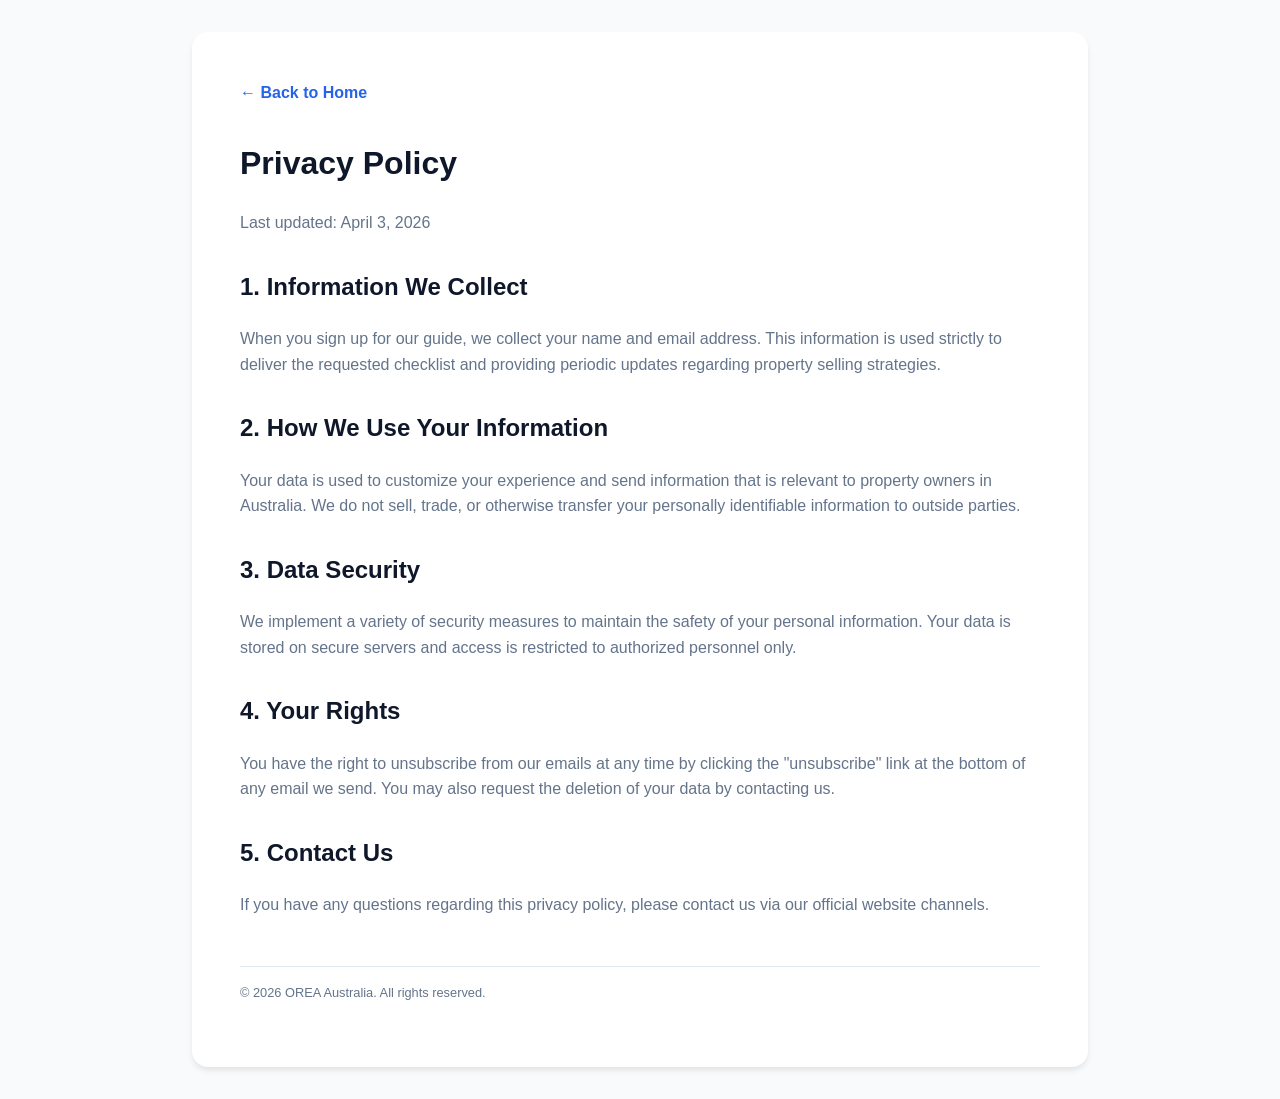
<file: privacy.html>
<!DOCTYPE html>
<html lang="en-AU">
<head>
    <meta charset="UTF-8">
    <meta name="viewport" content="width=device-width, initial-scale=1.0">
    <title>Privacy Policy | OREA Australia</title>
    <style>
        :root {
            --primary: #0f172a;
            --secondary: #64748b;
            --bg-gray: #f8fafc;
            --white: #ffffff;
        }
        body {
            font-family: 'Inter', -apple-system, sans-serif;
            line-height: 1.6;
            color: var(--primary);
            background: var(--bg-gray);
            margin: 0;
            padding: 2rem;
        }
        .container {
            max-width: 800px;
            margin: 0 auto;
            background: var(--white);
            padding: 3rem;
            border-radius: 1rem;
            box-shadow: 0 4px 6px -1px rgba(0, 0, 0, 0.1);
        }
        h1 { margin-top: 0; }
        h2 { margin-top: 2rem; color: var(--primary); }
        p { color: var(--secondary); margin-bottom: 1rem; }
        .back-link {
            display: inline-block;
            margin-bottom: 2rem;
            color: #2563eb;
            text-decoration: none;
            font-weight: 600;
        }
    </style>
</head>
<body>
    <div class="container">
        <a href="index.html" class="back-link">← Back to Home</a>
        <h1>Privacy Policy</h1>
        <p>Last updated: April 3, 2026</p>

        <h2>1. Information We Collect</h2>
        <p>When you sign up for our guide, we collect your name and email address. This information is used strictly to deliver the requested checklist and providing periodic updates regarding property selling strategies.</p>

        <h2>2. How We Use Your Information</h2>
        <p>Your data is used to customize your experience and send information that is relevant to property owners in Australia. We do not sell, trade, or otherwise transfer your personally identifiable information to outside parties.</p>

        <h2>3. Data Security</h2>
        <p>We implement a variety of security measures to maintain the safety of your personal information. Your data is stored on secure servers and access is restricted to authorized personnel only.</p>

        <h2>4. Your Rights</h2>
        <p>You have the right to unsubscribe from our emails at any time by clicking the "unsubscribe" link at the bottom of any email we send. You may also request the deletion of your data by contacting us.</p>

        <h2>5. Contact Us</h2>
        <p>If you have any questions regarding this privacy policy, please contact us via our official website channels.</p>
        
        <p style="margin-top: 3rem; font-size: 0.8rem; border-top: 1px solid #e2e8f0; padding-top: 1rem;">© 2026 OREA Australia. All rights reserved.</p>
    </div>
</body>
</html>
</file>
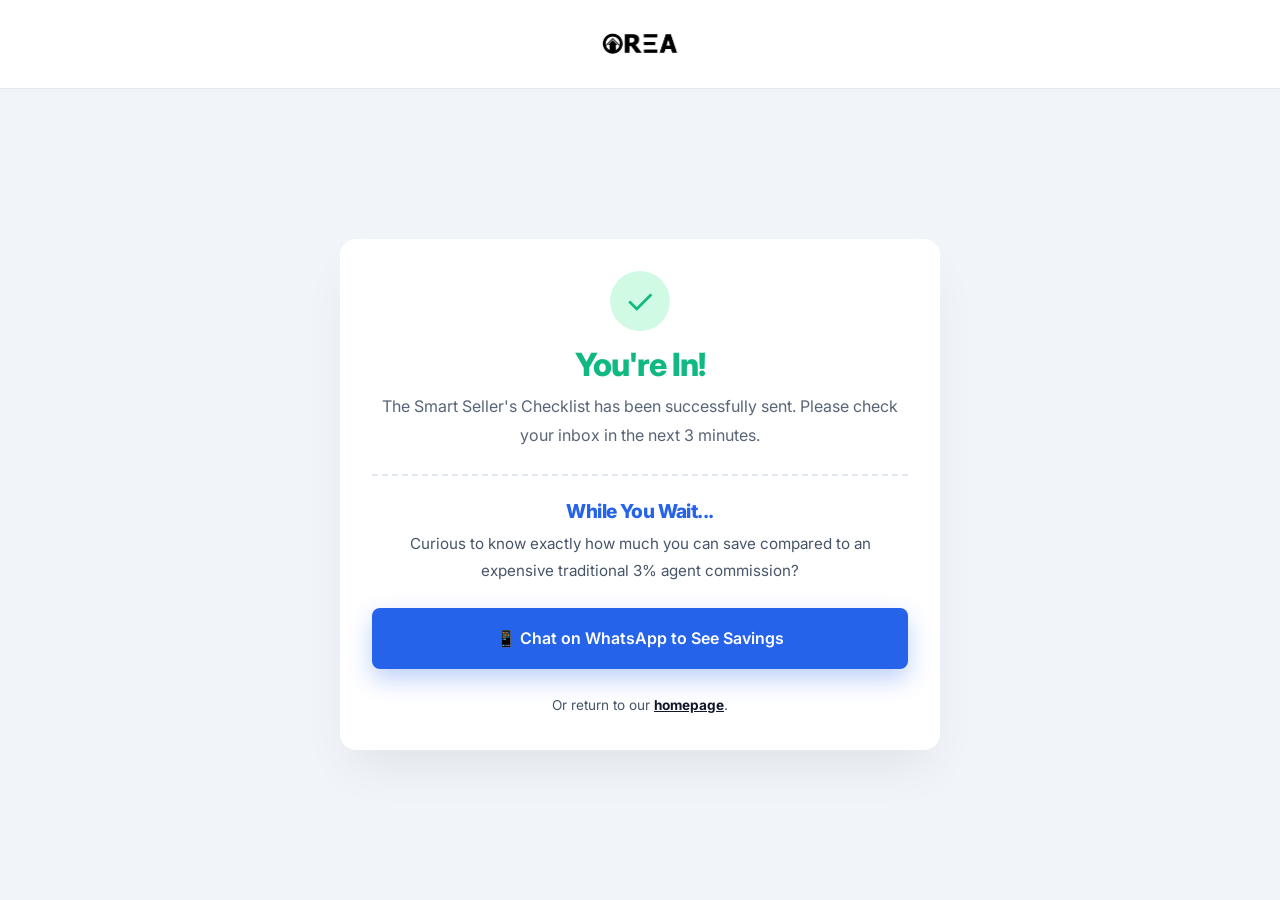
<file: thank-you.html>
<!DOCTYPE html>
<html lang="en">
<head>
    <meta charset="UTF-8">
    <meta name="viewport" content="width=device-width, initial-scale=1.0">
    <title>Thank You | OREA</title>
    <!-- Basic Meta Pixel to track Thank You page Views -->
    <script>
      !function(f,b,e,v,n,t,s)
      {if(f.fbq)return;n=f.fbq=function(){n.callMethod?
      n.callMethod.apply(n,arguments):n.queue.push(arguments)};
      if(!f._fbq)f._fbq=n;n.push=n;n.loaded=!0;n.version='2.0';
      n.queue=[];t=b.createElement(e);t.async=!0;
      t.src=v;s=b.getElementsByTagName(e)[0];
      s.parentNode.insertBefore(t,s)}(window, document,'script',
      'https://connect.facebook.net/en_US/fbevents.js');
      // fbq('init', 'YOUR_PIXEL_ID');
      fbq('track', 'PageView');
      // Potential tracking for 'CompleteRegistration'
    </script>
    <link rel="stylesheet" href="style.css">
    <link href="https://fonts.googleapis.com/css2?family=Inter:wght@300;400;500;600;700;800&display=swap" rel="stylesheet">
</head>
<body style="margin: 0; height: 100vh; display: flex; flex-direction: column; overflow: hidden; background-color: var(--bg-gray);">
    
    <header class="site-header" style="position: static; flex-shrink: 0; background: var(--white); border-bottom: 1px solid var(--border);">
        <div class="container header-container" style="justify-content: center;">
            <a href="index.html" class="logo-link">
                <img src="logo.jpeg" alt="OREA Logo" class="header-logo" style="height: 40px;">
            </a>
        </div>
    </header>

    <div class="container" style="flex: 1; display: flex; align-items: center; justify-content: center; padding: 1rem;">
        <div class="form-card fade-up visible" style="margin: 0; width: 100%; max-width: 600px; padding: 2rem; background: var(--white); box-shadow: 0 25px 50px -12px rgba(0,0,0,0.08);">
            
            <div class="success-icon" style="margin-bottom: 1rem; width: 60px; height: 60px; font-size: 2.2rem;">✓</div>
            
            <h1 style="font-size: 2rem; margin-bottom: 0.5rem; color: var(--success); text-align: center;">You're In!</h1>
            <p class="lead-text" style="font-size: 1rem; margin-bottom: 1.5rem; text-align: center;">The Smart Seller's Checklist has been successfully sent. Please check your inbox in the next 3 minutes.</p>
            
            <hr style="border: 0; border-top: 2px dashed var(--border); margin: 1.5rem 0;">
            
            <h3 style="color: var(--accent); margin-bottom: 0.5rem; font-size: 1.2rem; text-align: center;">While You Wait...</h3>
            <p style="margin-bottom: 1.5rem; font-size: 0.95rem; color: var(--secondary); text-align: center;">Curious to know exactly how much you can save compared to an expensive traditional 3% agent commission?</p>
            
            <a href="https://wa.me/61000000000?text=Hi%20OREA%20Team!%20I%20just%20downloaded%20your%20seller%20checklist%20and%20want%20to%20know%20how%20much%20I%20can%20save%20on%20agent%20fees." class="btn btn-accent btn-large" style="width: 100%; font-size: 1rem; padding: 1rem; box-shadow: 0 10px 25px rgba(37,99,235,0.3);" target="_blank">
                📱 Chat on WhatsApp to See Savings
            </a>
            
            <p style="font-size: 0.85rem; color: var(--secondary); margin-top: 1.5rem; text-align: center;">Or return to our <a href="index.html" style="text-decoration: underline; color: var(--primary); font-weight: bold;">homepage</a>.</p>
        </div>
    </div>

</body>
</html>
</file>
<file: style.css>
:root {
    --primary: #0f172a;    /* Richer black/blue */
    --secondary: #475569;
    --light-text: #64748b;
    --bg-light: #f8fafc;
    --bg-gray: #f1f5f9;
    --white: #ffffff;
    --border: #e2e8f0;
    --border-focus: #0f172a;
    --accent: #2563eb;     /* Blue accent for conversion */
    --accent-hover: #1d4ed8;
    --danger: #ef4444;     /* Red for warnings/problems */
    --success: #10b981;
    
    /* Responsive Spacing & Layout */
    --container-max: 1100px; /* Slimmer for better scanability */
    --section-padding: 6rem; /* Default Desktop */
    --gap-base: 3rem;
}

@media (max-width: 1024px) {
    :root { --section-padding: 5rem; --gap-base: 2rem; }
}
@media (max-width: 768px) {
    :root { --section-padding: 3.5rem; --gap-base: 1.5rem; }
}

* { margin: 0; padding: 0; box-sizing: border-box; }
html { font-size: 16px; height: 100%; scroll-behavior: smooth; } /* Native smooth scroll */
body {
    font-family: 'Inter', -apple-system, sans-serif;
    color: var(--primary);
    background-color: var(--white);
    line-height: 1.8;
    -webkit-font-smoothing: antialiased;
    height: 100%;
    overflow-y: auto; /* Allow natural scroll */
    font-size: 1.1rem;
}

a { text-decoration: none; color: inherit; }
ul { list-style: none; }
img { max-width: 100%; height: auto; display: block; }

/* Scroll Mechanics */
.scroll-container {
    height: 100vh;
    overflow-y: scroll;
    scroll-snap-type: y proximity; /* Natural feel, not forced */
    scroll-behavior: smooth;
    scrollbar-width: none; 
}
.scroll-container::-webkit-scrollbar { width: 0; background: transparent; }
.snap-section {
    scroll-snap-align: start;
    scroll-snap-stop: normal; /* Changes hard brake to a smooth glide settling */
    min-height: 100vh;
    position: relative;
    display: flex;
    flex-direction: column;
    overflow: hidden;
}

/* Animations */
.fade-up {
    opacity: 0;
    transform: translateY(40px);
    transition: opacity 0.8s cubic-bezier(0.16, 1, 0.3, 1), transform 0.8s cubic-bezier(0.16, 1, 0.3, 1);
}
.fade-up.visible { opacity: 1; transform: translateY(0); }

/* Layout */
.container {
    width: 100%;
    max-width: var(--container-max);
    margin: 0 auto;
    padding: 0 1.5rem;
}
.content-container {
    flex: 1;
    display: flex;
    flex-direction: column;
    justify-content: center;
}
.text-center { text-align: center; }
.bg-gray { background-color: var(--bg-gray); }
.hidden { display: none !important; }
.mt-2 { margin-top: 1rem; }
.mt-4 { margin-top: 2rem; }
.pt-2 { padding-top: 1rem; }
.max-w-800 { max-width: 800px; margin: 0 auto; }

/* Typography - Adaptive */
h1, h2, h3 { color: var(--primary); font-weight: 800; letter-spacing: -0.03em; line-height: 1.15; }
h1 { font-size: clamp(2.25rem, 5vw, 3.5rem); margin-bottom: 1.25rem; } 
h2 { font-size: clamp(1.75rem, 4vw, 2.5rem); margin-bottom: 1.25rem; }
h3 { font-size: 1.25rem; margin-bottom: 0.75rem; }
.text-alert { color: var(--danger); }

/* Buttons */
.btn {
    display: inline-flex;
    align-items: center;
    justify-content: center;
    font-weight: 600;
    cursor: pointer;
    transition: all 0.2s ease;
    border: none;
    border-radius: 8px;
    text-align: center;
}
.btn-primary { background-color: var(--primary); color: var(--white); }
.btn-primary:hover { background-color: #000; transform: translateY(-2px); box-shadow: 0 10px 15px -3px rgba(0,0,0,0.1); }
.btn-accent { 
    background-color: var(--accent); 
    color: var(--white); 
    box-shadow: 0 4px 14px 0 rgba(37,99,235,0.39); /* Stronger presence */
}
.btn-accent:hover { 
    background-color: var(--accent-hover); 
    transform: translateY(-2px); 
    box-shadow: 0 10px 20px rgba(37,99,235,0.3); 
}
.btn-outline { background-color: transparent; border: 2px solid var(--primary); color: var(--primary); padding: 0.8rem 1.8rem; font-weight: 700; }
.btn-outline:hover { background-color: var(--primary); color: var(--white); }
.btn-large { padding: 1.25rem 2.5rem; font-size: 1.125rem; min-height: 56px; } /* Large touch targets */

/* Header & Logos */
.site-header { padding: 1.5rem 0; position: absolute; top: 0; width: 100%; z-index: 10; }
.header-container { display: flex; }
.header-logo { height: 32px; width: auto; }
.footer-logo { height: 28px; margin: 0 auto 1rem auto; opacity: 0.5; transition: opacity 0.2s; }
.footer-logo:hover { opacity: 1; }

/* 1. Hero Section */
.hero-section { padding-top: 4rem; padding-bottom: 2rem; justify-content: center; background: var(--white); }
.hero-container { display: grid; grid-template-columns: 1fr 1fr; gap: var(--gap-base); align-items: center; }
.badge { display: inline-block; background: #fee2e2; color: #b91c1c; padding: 0.4rem 1rem; border-radius: 999px; font-size: 0.8rem; font-weight: 700; margin-bottom: 1rem; text-transform: uppercase; letter-spacing: 1px; }
.hero-subtitle { font-size: 1.1rem; color: var(--secondary); margin-bottom: 1.5rem; line-height: 1.6; }
.hero-image img { border-radius: 1rem; box-shadow: 0 20px 25px -5px rgba(0,0,0,0.05); max-height: 60vh; object-fit: cover; }

/* Offer Box (New) */
.offer-box {
    background: var(--bg-light);
    border-left: 4px solid var(--accent);
    padding: 1.5rem;
    margin-bottom: 2rem;
    border-radius: 0 8px 8px 0;
}
.offer-label { font-size: 0.8rem; font-weight: 700; color: var(--accent); margin-bottom: 0.3rem; letter-spacing: 1px; }

/* Hero Badge Enhancements */
.trust-badge-mini {
    display: inline-flex;
    align-items: center;
    gap: 0.5rem;
    margin-top: 1rem;
    font-size: 0.9rem;
    color: var(--secondary);
    font-weight: 500;
}
.trust-badge-mini .dots { color: var(--success); font-weight: 900; letter-spacing: -2px; margin-right: 5px; }

/* 2. Problem Section */
.problem-section { padding: var(--section-padding) 0; }
.section-header { margin-bottom: 3.5rem; }
.lead-text { font-size: 1.15rem; color: var(--secondary); max-width: 700px; margin: 0 auto; opacity: 0.9; }
.problem-grid { display: grid; grid-template-columns: repeat(3, 1fr); gap: var(--gap-base); }
.problem-card { background: var(--white); padding: 2rem; border-radius: 1rem; border: 1px solid var(--border); box-shadow: 0 4px 6px -1px rgba(0,0,0,0.02); transition: transform 0.3s; }
.problem-card:hover { transform: translateY(-5px); box-shadow: 0 20px 25px -5px rgba(0,0,0,0.05); }
.icon-danger { font-size: 2.2rem; margin-bottom: 1.5rem; background: #fee2e2; width: 65px; height: 65px; display: flex; align-items: center; justify-content: center; border-radius: 16px; }

/* Highlight Box */
.highlight-box {
    background: #eff6ff;
    border-left: 5px solid var(--accent);
    padding: 2.5rem;
    border-radius: 0 12px 12px 0;
    margin: 2rem 0;
    text-align: left;
}
.highlight-box h3 { color: var(--accent); margin-bottom: 0.5rem; }

/* 3. Solution Section */
.solution-section { padding: var(--section-padding) 0; background: var(--white); }
.solution-grid { display: grid; grid-template-columns: 1fr 1.2fr; gap: var(--gap-base); align-items: center; }
.brand-box { background: var(--primary); padding: 4rem; border-radius: 1rem; text-align: center; color: var(--white); box-shadow: 0 20px 25px -5px rgba(0,0,0,0.2); }
.solution-logo { height: 60px; filter: brightness(0) invert(1); margin: 0 auto 1.5rem; }
.brand-box p { font-size: 1.2rem; font-weight: 500; opacity: 0.9; }
.solution-text { font-size: 1.15rem; color: var(--secondary); margin-bottom: 2rem; }
.solution-bullets { list-style: none; }
.solution-bullets li { font-size: 1.1rem; margin-bottom: 1rem; display: flex; gap: 0.75rem; }
.check { color: var(--success); font-weight: bold; }

/* 4. Form Magnet Entry */
.form-section { padding: var(--section-padding) 0; }
.form-wrapper { 
    display: grid; 
    grid-template-columns: 1fr 1fr; 
    gap: 3.5rem; 
    align-items: center; 
    background: var(--white); 
    border-radius: 2rem; 
    padding: 3.5rem; 
    box-shadow: 0 10px 40px -10px rgba(0,0,0,0.1); 
}
.form-copy .subtitle { font-size: 1.2rem; color: var(--secondary); margin-bottom: 2rem; }
.magnet-preview ul li { margin-bottom: 1rem; font-size: 1.1rem; color: var(--primary); font-weight: 500; }
.form-card { background: var(--bg-gray); padding: 2.5rem; border-radius: 1rem; }
.form-card h3 { margin-bottom: 1.5rem; text-align: center; }
.input-group { margin-bottom: 1.2rem; }
.input-group label { display: block; margin-bottom: 0.5rem; font-weight: 600; font-size: 0.9rem; }
.input-group input { width: 100%; padding: 1rem; border: 1px solid var(--border); border-radius: 8px; font-family: inherit; font-size: 1rem; }
.input-group input:focus { outline: none; border-color: var(--accent); box-shadow: 0 0 0 3px rgba(37,99,235,0.1); }
.success-card { padding: 3rem; text-align: center; }
.success-icon { width: 80px; height: 80px; background: #d1fae5; color: var(--success); border-radius: 50%; display: flex; align-items: center; justify-content: center; font-size: 3rem; margin: 0 auto 1.5rem; }

/* 5. Trust Section (Testimonials) */
.trust-section { padding: var(--section-padding) 0; background: var(--white); }
.testimonial-grid { display: grid; grid-template-columns: repeat(2, 1fr); gap: var(--gap-base); margin-top: 3rem; }
.testimonial-card { background: var(--bg-gray); padding: 3rem; border-radius: 1.5rem; position: relative; }
.testimonial-card::before { content: '"'; position: absolute; top: 1rem; left: 1.5rem; font-size: 4rem; color: var(--border); font-family: serif; line-height: 1; }
.testimonial-quote { font-style: italic; color: var(--primary); margin-bottom: 2rem; font-size: 1.1rem; position: relative; z-index: 1; }
.testimonial-author { display: flex; align-items: center; gap: 1rem; }
.author-info h4 { font-size: 1rem; font-weight: 800; color: var(--primary); }
.author-info p { font-size: 0.85rem; color: var(--secondary); }

/* Why OREA Block */
.credibility-block {
    background: var(--primary);
    color: var(--white);
    padding: 3.5rem;
    border-radius: 1.5rem;
    margin: 4rem 0;
    display: grid;
    grid-template-columns: 1fr 1.5fr;
    gap: 3rem;
    align-items: center;
    text-align: left;
}
.credibility-block h2 { color: var(--white); margin-bottom: 1rem; }
.credibility-text p { opacity: 0.85; margin-bottom: 1.25rem; font-size: 1.05rem; }

/* 6. Footer (Closing) */
.closing-section-wrapper { padding: 5rem 0 2rem; }
.closing-content h2 { font-size: 2.5rem; margin-bottom: 2rem; }
.site-footer { margin-top: auto; padding-top: 3rem; font-size: 0.9rem; color: var(--light-text); }
.signature { margin-top: 0.5rem; opacity: 0.6; }

/* Mobile Responsive */
/* Sticky Mobile CTA Base */
.mobile-sticky-cta {
    display: none;
    position: fixed;
    bottom: 0;
    left: 0;
    width: 100%;
    background: var(--white);
    padding: 1rem 1.5rem;
    box-shadow: 0 -10px 20px rgba(0,0,0,0.06);
    z-index: 100;
    border-top: 1px solid var(--border);
    transition: transform 0.3s ease;
}

/* Scroll Prompt Animation */
.scroll-prompt {
    position: absolute;
    bottom: 2rem;
    left: 50%;
    transform: translateX(-50%);
    text-align: center;
    color: var(--secondary);
    animation: bounce 2s infinite;
}
.scroll-prompt p { font-size: 0.8rem; font-weight: 600; text-transform: uppercase; letter-spacing: 1px; margin-bottom: 0.5rem; }
.mouse-icon { width: 22px; height: 34px; border: 2px solid var(--secondary); border-radius: 12px; margin: 0 auto; position: relative; opacity: 0.6; }
.mouse-icon::before { content: ''; position: absolute; top: 6px; left: 50%; transform: translateX(-50%); width: 4px; height: 4px; background: var(--secondary); border-radius: 50%; animation: scrollWheel 2s infinite; }

@keyframes bounce { 0%, 20%, 50%, 80%, 100% { transform: translate(-50%, 0); } 40% { transform: translate(-50%, -10px); } 60% { transform: translate(-50%, -5px); } }
@keyframes scrollWheel { 0% { top: 6px; opacity: 1; } 100% { top: 18px; opacity: 0; } }

.scroll-prompt-mobile {
    display: none;
    position: absolute;
    bottom: 5rem;
    left: 50%;
    transform: translateX(-50%);
    text-align: center;
    width: 100%;
    animation: bounce 2s infinite;
}
.scroll-prompt-mobile p { font-size: 0.9rem; font-weight: 600; color: var(--secondary); text-shadow: 0 2px 4px rgba(255,255,255,0.8); }

@media (max-width: 1024px) {
    .problem-grid { grid-template-columns: 1fr 1fr; }
    .hero-container, .solution-grid, .form-wrapper, .credibility-block { grid-template-columns: 1fr; gap: 2.5rem; }
    .hero-image { order: -1; }
    .solution-image { display: none; } /* Hide big block on mobile to save space */
}
@media (max-width: 768px) {
    body { overflow-y: auto; padding-bottom: 80px; } 
    .mobile-sticky-cta { display: block; }
    .hidden-mobile { display: none !important; }
    .scroll-prompt-mobile { display: block; }
    
    .scroll-container { height: auto; overflow-y: visible; scroll-snap-type: none; }
    .snap-section { min-height: auto; scroll-snap-align: none; padding: var(--section-padding) 0; }
    .hero-section { padding-top: 5rem; }
    h1 { font-size: 2.22rem; }
    h2 { font-size: 1.8rem; }
    .problem-grid, .testimonial-grid { grid-template-columns: 1fr; gap: 2rem; }
    .credibility-block { padding: 2rem 1.5rem; gap: 1.5rem; }
    .form-wrapper { padding: 3rem 1.5rem; }
    .btn { width: 100%; padding: 1rem 1.5rem; } /* Consistent full-width buttons on mobile */
}
</file>
